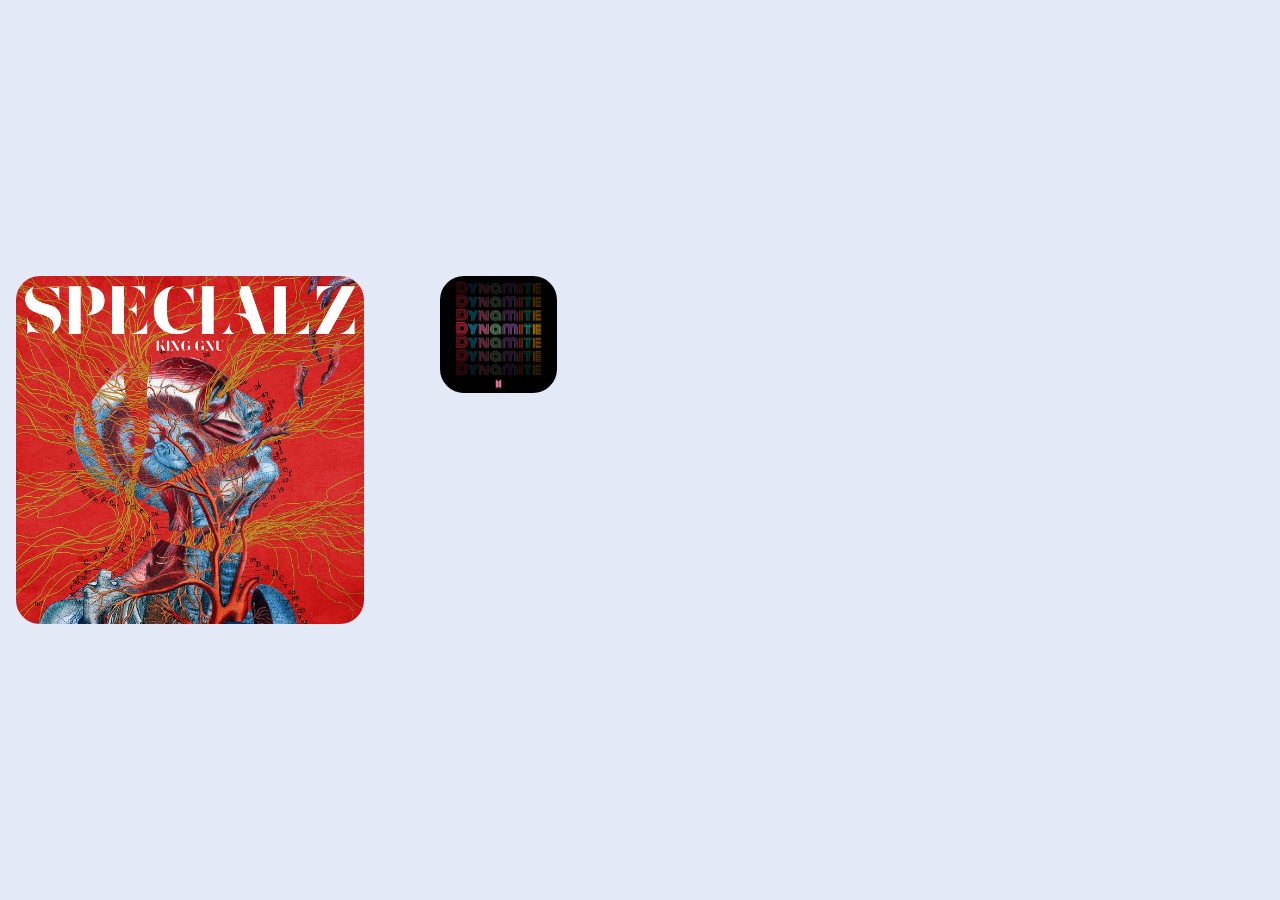
<file: MusicPage/index.html>
<!DOCTYPE html>
<html lang="en">
<head>
    <meta charset="UTF-8">
    <meta name="viewport" content="width=device-width, initial-scale=1.0">
   
    <link rel="stylesheet" href="style.css">
   
    <title>music page</title>
</head>
<body>
    <div class="container"> 
        <div class="card__container">
            <article class="card__article">
                <img src="specialz.jfif" alt="specialz" class="card__img">
            
                <div class="card__data">
                    <span class="card__description">King gnu</span>
                        <h2 class="card__title">SpecialZ</h2>
                        <a href="#" class="card__button">Read more</a>
                </div>
            
            </article>
            <div class="card__container">
                <article class="card__article">
                    <img src="dinamyte.jfif" alt="dinamyte" class="card__img">
                
                    <div class="card__data">
                        <span class="card__description">BTS</span>
                            <h2 class="card__title">Dynamite</h2>
                            <a href="#" class="card__button">Read more</a>
                    </div>
            </article>

        </div>
    </div>
</body>
</html>
</file>
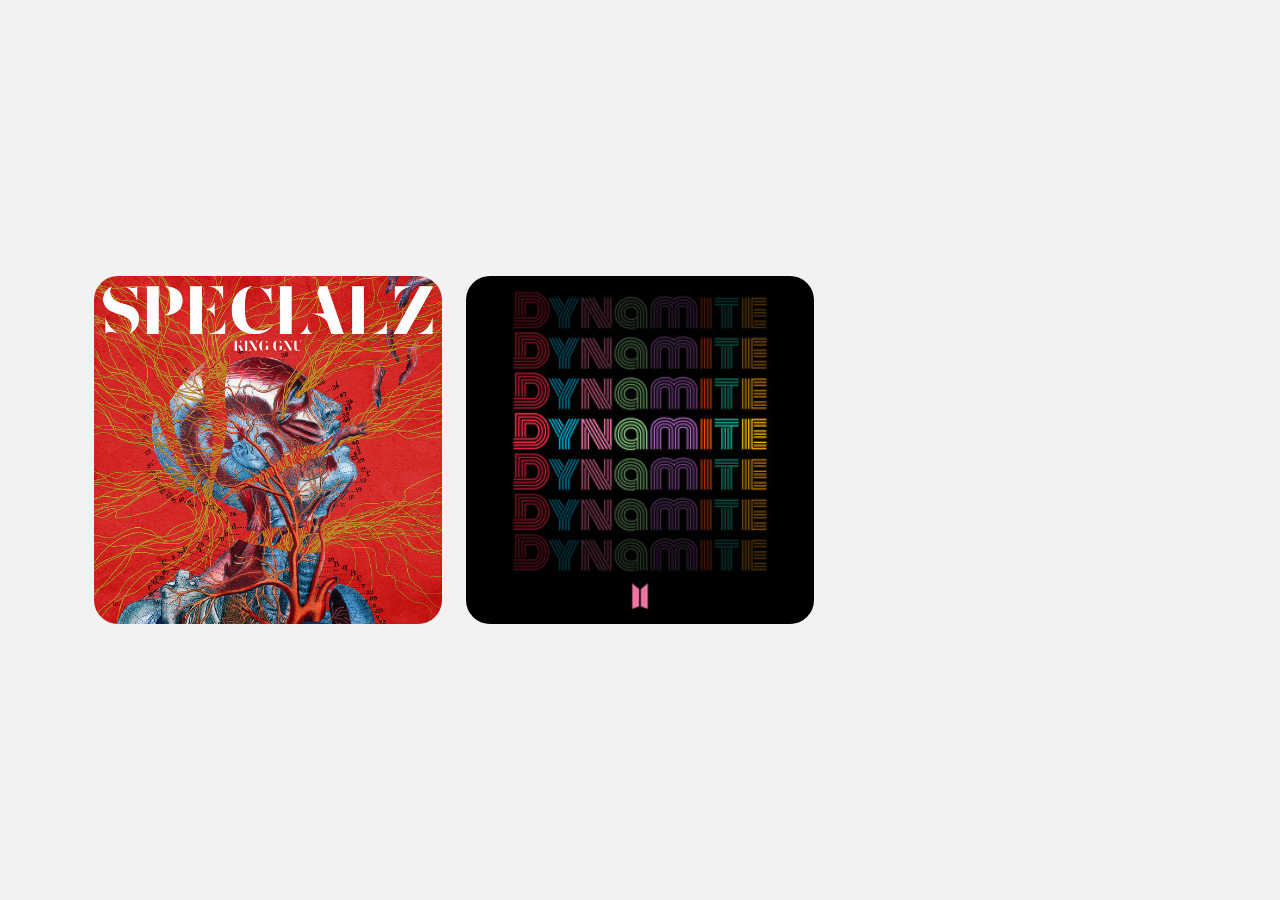
<file: PageMusic/index.html>
<!DOCTYPE html>
   <html lang="en">
   <head>
      <meta charset="UTF-8">
      <meta name="viewport" content="width=device-width, initial-scale=1.0">

      <link rel="stylesheet" href="style.css">

      <title>Spotufy</title>
   </head>
   <body>
      <div class="container">
         <div class="card__container">
            <article class="card__article">
                <img src="specialz.jfif" alt="specialz" class="card__img">

               <div class="card__data">
                  <span class="card__description">King gnu</span>
                  <h2 class="card__title">SpecialZ</h2>
                  <a href="#" class="card__button">Read More</a>
               </div>
            </article>

            <article class="card__article">
                <img src="dinamyte.jfif" alt="dinamyte" class="card__img">

               <div class="card__data">
                  <span class="card__description">BTS</span>
                  <h2 class="card__title">Dynamite</h2>
                  <a href="#" class="card__button">Read More</a>
               </div>
            </article>

         </div>
      </div>
   </body>
</html>
</file>
<file: MusicPage/style.css>
/* Music page CSS style*/

/* Google font */

@import url('https://fonts.googleapis.com/css2?family=Poppins:wght@300;400;500;600;700&display=swap');

*{
  font-family: 'Poppins', sans-serif;
  margin: 0;
  padding: 0;
  box-sizing: border-box;
}

:root{

/* Colors */

--body-color: #E4E9F7;
--sidebar-color: #FFF;
--primary-color: #695CFE;
--primary-color-light: #F6F5FF;
--toggle-color:  #ddd;
--text-color: #707070;


/* Video colors */

--first-color: hsl(82,60%,28%);
--title-color: hsl(0,0%,15%);
--video-textcolor: hsl(0,0%,35%);
--container-color: hsl(0,0%,100%);

/* Typography */

--body-font: 'Poppins', sans-serif;
--h2-font-size: 1rem;
--small-font-size: .813rem;

/* Transition */

--tran-1: all 0.1s ease;
--tran-2: all 0.2s ease;
--tran-3: all 0.3s ease;
--tran-4: all 0.4s ease;
--tran-5: all 0.5s ease;

}

@media screen and (min-width: 1120px){
  :root{

    --h2-font-size: 1.5rem;
    padding: 0;
    margin: 0;
  }
}

body{
  font-family: var(--body-font);
  background-color: var(--body-color);
  color: var(--text-color);
}

img {

  display: block;
  max-width: 100%;
  height: auto;

}

/* Card */

.container{
  display: grid;
  place-items: center;
  margin-inline: 1.5rem;
  padding-block: 5rem;

}

.card__container{
  display: grid;
  row-gap: 3.5rem;
}

.card__article{
  position: relative;
  overflow: hidden;

}

.card__img{
  width: 328px;
  border-radius: 1.5rem;
}

.card__data{
  width: 280px;
  /*height: 50px;*/
  background-color: var(--body-color);
  padding: 1.5rem 2rem;
  box-shadow: 0 8px 24px hsla(0, 0%, 0%, .15);
  border-radius: 1rem;
  position: absolute;
  bottom: -9rem;
  left: 0;
  right: 0;
  margin-inline: auto;
  opacity: 1;
  transition: opacity 1s 1s;
}

.card__description{
  display: block;
  font-size: var(--small-font-size);
  margin-bottom: .25rem;

}

.card__title{
  font-size: var(--h2-font-size);
  font-weight: 550;
  color: var(--title-color);
  margin-bottom: .75rem;
}

.card__button{
  text-decoration: none;
  font-size: var(--small-font-size);
  font-weight: 500;
  color: var(--first-color);
}

.card__button:hover{
  text-decoration: underline;
}

/* Naming animations */

.card__article:hover .card__data{
  animation: show-data 1s forwards;
  opacity: 1;
  transition: opacity .3s;
}

.card__article:hover{
  animation: remove-overflow 2s forwards;
}

.card__article:not(:hover){
  animation: show-overflow 2s forwards;
}

.card__article:not(:hover) .card__data{
  animation: remove-data 1s forwards;
}

@keyframes show-data{
  50%{
    transform: translateY(-10rem);
  }
  100%{
    transform: translateY(-7rem);
  }
  
}

@keyframes remove-overflow{
  to{
    overflow: initial;
  }
}

@keyframes remove-data{
  0%{
    transform: translateY(-7rem);
  }
  50%{
    transform: translateY(-10rem);
  }
  100%{
    transform: translateY(.5rem);
  }
}

@keyframes show-overflow{
  0%{
    overflow: initial;
    pointer-events: none;
  }
  50%{
    overflow: hidden;
  }
}

@media screen and (min-width: 340px)
{
  .container{
    margin-inline: 1rem;
  }

  .card__data{
    width: 250px;
    padding: 1rem;
  }
}

@media screen and (min-width: 768px) {
  .card__container{
    grid-template-columns: repeat(2, 1fr);
    column-gap: 1.5rem;
  }
}

@media screen and (min-width: 1120px) {
  .container{
    height: 100vh;
  }

  .card__container{
    grid-template-columns: repeat(3, 1fr);
  }

  .card__img{
    width: 348px;
  }

  .card__data{
    width: 316px;
    padding-inline: 2.5rem;
  }

}
</file>
<file: PageMusic/style.css>
/*=============== GOOGLE FONTS ===============*/
@import url("https://fonts.googleapis.com/css2?family=Poppins:wght@400;500&display=swap");

/*=============== VARIABLES CSS ===============*/
:root {
  /*========== Colors ==========*/
  /*Color mode HSL(hue, saturation, lightness)*/
  --first-color: hsl(82, 60%, 28%);
  --title-color: hsl(0, 0%, 15%);
  --text-color: hsl(0, 0%, 35%);
  --body-color: hsl(0, 0%, 95%);
  --container-color: hsl(0, 0%, 100%);

  /*========== Font and typography ==========*/
  /*.5rem = 8px | 1rem = 16px ...*/
  --body-font: "Poppins", sans-serif;
  --h2-font-size: 1.25rem;
  --small-font-size: .813rem;
}

/*========== Responsive typography ==========*/
@media screen and (min-width: 1120px) {
  :root {
    --h2-font-size: 1.5rem;
    --small-font-size: .875rem;
  }
}

/*=============== BASE ===============*/
* {
  box-sizing: border-box;
  padding: 0;
  margin: 0;
}

body {
  font-family: var(--body-font);
  background-color: var(--body-color);
  color: var(--text-color);
}

img {
  display: block;
  max-width: 100%;
  height: auto;
}

/*=============== CARD ===============*/
.container {
  display: grid;
  place-items: center;
  margin-inline: 1.5rem;
  padding-block: 5rem;
}

.card__container {
  display: grid;
  row-gap: 3.5rem;
}

.card__article {
  position: relative;
  overflow: hidden;
}

.card__img {
  width: 328px;
  border-radius: 1.5rem;
}

.card__data {
  width: 280px;
  background-color: var(--container-color);
  padding: 1.5rem 2rem;
  box-shadow: 0 8px 24px hsla(0, 0%, 0%, .15);
  border-radius: 1rem;
  position: absolute;
  bottom: -9rem;
  left: 0;
  right: 0;
  margin-inline: auto;
  opacity: 0;
  transition: opacity 1s 1s;
}

.card__description {
  display: block;
  font-size: var(--small-font-size);
  margin-bottom: .25rem;
}

.card__title {
  font-size: var(--h2-font-size);
  font-weight: 500;
  color: var(--title-color);
  margin-bottom: .75rem;
}

.card__button {
  text-decoration: none;
  font-size: var(--small-font-size);
  font-weight: 500;
  color: var(--first-color);
}

.card__button:hover {
  text-decoration: underline;
}

/* Naming animations in hover */
.card__article:hover .card__data {
  animation: show-data 1s forwards;
  opacity: 1;
  transition: opacity .3s;
}

.card__article:hover {
  animation: remove-overflow 2s forwards;
}

.card__article:not(:hover) {
  animation: show-overflow 2s forwards;
}

.card__article:not(:hover) .card__data {
  animation: remove-data 1s forwards;
}

/* Card animation */
@keyframes show-data {
  50% {
    transform: translateY(-10rem);
  }
  100% {
    transform: translateY(-7rem);
  }
}

@keyframes remove-overflow {
  to {
    overflow: initial;
  }
}

@keyframes remove-data {
  0% {
    transform: translateY(-7rem);
  }
  50% {
    transform: translateY(-10rem);
  }
  100% {
    transform: translateY(.5rem);
  }
}

@keyframes show-overflow {
  0% {
    overflow: initial;
    pointer-events: none;
  }
  50% {
    overflow: hidden;
  }
}

/*=============== BREAKPOINTS ===============*/
/* For small devices */
@media screen and (max-width: 340px) {
  .container {
    margin-inline: 1rem;
  }

  .card__data {
    width: 250px;
    padding: 1rem;
  }
}

/* For medium devices */
@media screen and (min-width: 768px) {
  .card__container {
    grid-template-columns: repeat(2, 1fr);
    column-gap: 1.5rem;
  }
}

/* For large devices */
@media screen and (min-width: 1120px) {
  .container {
    height: 100vh;
  }

  .card__container {
    grid-template-columns: repeat(3, 1fr);
  }
  .card__img {
    width: 348px;
  }
  .card__data {
    width: 316px;
    padding-inline: 2.5rem;
  }
}
</file>
